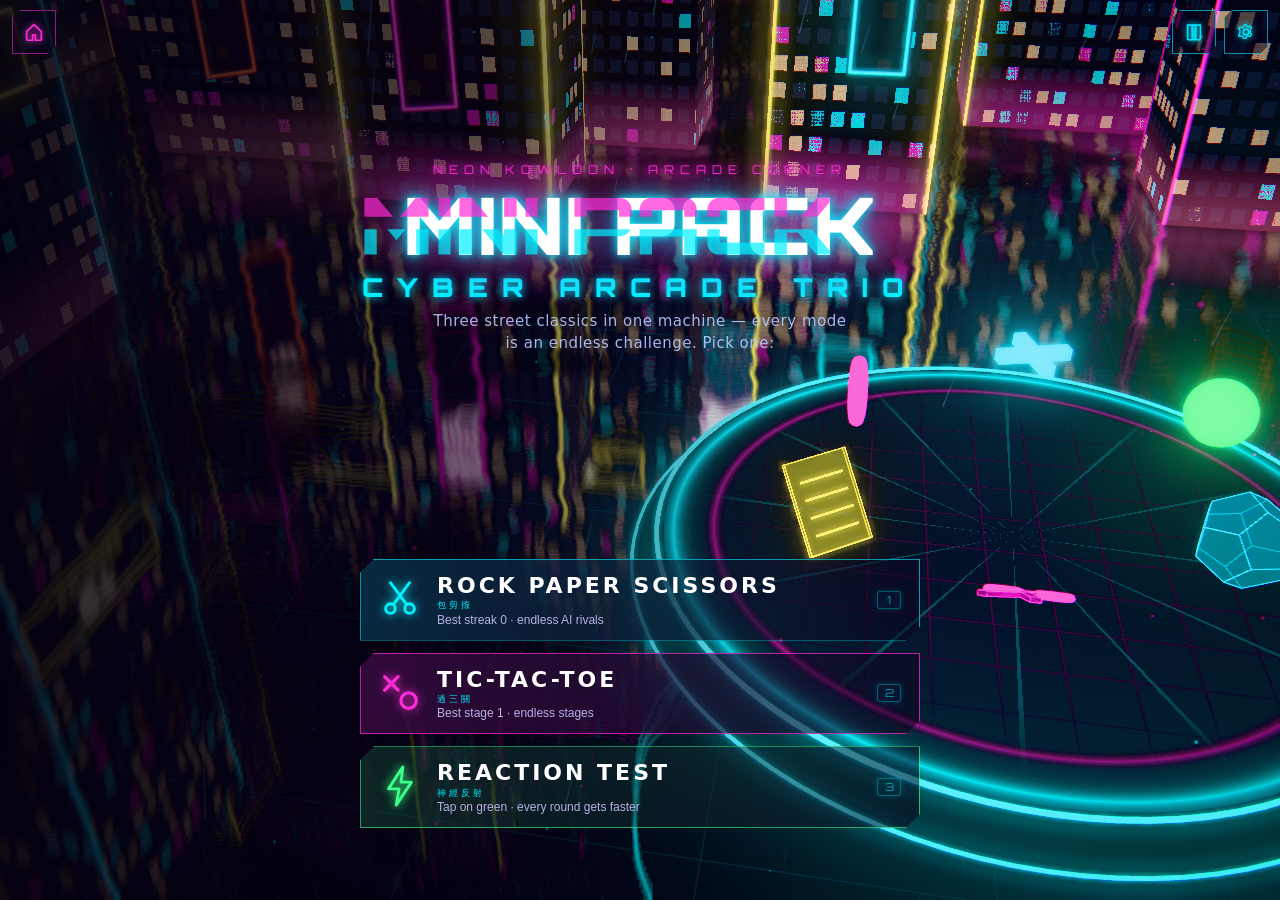
<file: index.html>
<!DOCTYPE html>
<html lang="zh-Hant-HK">
<head>
<meta charset="utf-8">
<meta name="viewport" content="width=device-width, initial-scale=1, maximum-scale=1, user-scalable=no, viewport-fit=cover">
<meta name="robots" content="noindex,nofollow">
<meta name="theme-color" content="#05010f">
<meta name="description" content="賽博小遊戲 CYBER MINI PACK — 包剪揼、過三關、神經反射三合一無盡挑戰 · Fake Tell · 關卡修飾 · Go/No-Go。Endless 3D cyberpunk trio with Fake Tell, stage mods and Go/No-Go.">
<title data-i18n="doc.title">CYBER MINI PACK</title>
<link rel="icon" href="data:image/svg+xml,%3Csvg xmlns=%22http://www.w3.org/2000/svg%22 viewBox=%220 0 32 32%22%3E%3Crect width=%2232%22 height=%2232%22 fill=%22%2305010f%22/%3E%3Ccircle cx=%229%22 cy=%2210%22 r=%225%22 fill=%22none%22 stroke=%22%2300e5ff%22 stroke-width=%222%22/%3E%3Cpath d=%22M18 5l8 8M26 5l-8 8%22 stroke=%22%23ff2bd6%22 stroke-width=%222.4%22/%3E%3Ccircle cx=%2216%22 cy=%2223%22 r=%225%22 fill=%22%233bff8a%22/%3E%3C/svg%3E">
<link rel="stylesheet" href="./vendor/cyber-kit/ui/hud.css?v=0.3.17">
">
<link rel="stylesheet" href="./css/game.css?v=0.3.13b">
<script type="importmap">
{
  "imports": {
    "three": "./vendor/cyber-kit/three/three.module.min.js",
    "three/addons/": "./vendor/cyber-kit/three/addons/",
    "cyber-kit": "./vendor/cyber-kit/kit.js?v=0.3.22",
    "cyber-kit/": "./vendor/cyber-kit/"
  }
}
</script>
</head>
<body>
<canvas id="scene"></canvas>
<div id="fx-flash"></div>
<div id="scanlines"></div>

<div id="hud" class="hidden">
  <div class="hud-panel hud-left">
    <div class="stat"><div class="label" id="hud-mode"></div><div class="value" id="hud-opp"></div></div>
  </div>
  <div class="hud-panel hud-right">
    <div class="stat"><div class="label" id="hud-stat-label"></div><div class="value big" id="hud-stat">0</div></div>
  </div>
  <div class="mp-center"><div class="mp-score" id="mp-score"></div><div class="mp-msg" id="mp-msg"></div><div class="mod-chip hidden" id="hud-mod"><b id="hud-mod-name"></b><small id="hud-mod-sub"></small></div></div>
  <div id="rps-bar" class="rps-bar">
    <button class="rps-btn" data-move="rock" data-i18n-attr="aria-label:rock"><svg viewBox="0 0 48 48"><path d="M14 20l6-8 10 1 6 9-3 12-12 3-8-7z" fill="none" stroke-width="3" stroke-linejoin="round"/></svg><b data-i18n="rock"></b><small data-i18n="rockS"></small></button>
    <button class="rps-btn" data-move="paper" data-i18n-attr="aria-label:paper"><svg viewBox="0 0 48 48"><path d="M13 8h16l7 7v25H13z" fill="none" stroke-width="3" stroke-linejoin="round"/><path d="M18 20h13M18 26h13M18 32h9" stroke-width="2.4"/></svg><b data-i18n="paper"></b><small data-i18n="paperS"></small></button>
    <button class="rps-btn" data-move="scissors" data-i18n-attr="aria-label:scissors"><svg viewBox="0 0 48 48"><circle cx="14" cy="35" r="5" fill="none" stroke-width="3"/><circle cx="34" cy="35" r="5" fill="none" stroke-width="3"/><path d="M17 31L34 8M31 31L14 8" stroke-width="3" stroke-linecap="round"/></svg><b data-i18n="scissors"></b><small data-i18n="scissorsS"></small></button>
  </div>
  <button id="btn-undo" class="df-undo mp-undo hidden" data-i18n-attr="aria-label:undo"><svg viewBox="0 0 24 24"><path d="M9 7L4 12l5 5" fill="none" stroke-width="2.4"/><path d="M4 12h10a6 6 0 0 1 0 12h-2" fill="none" stroke-width="2.4" transform="translate(0,-6)"/></svg><span class="df-undo-txt"><b data-i18n="undo"></b><small id="undo-sub" data-i18n="undoS"></small></span><span class="df-badge" id="undo-badge">1</span><span class="oc-meter"><i id="oc-fill"></i></span></button>
  <div class="hud-buttons">
    <button id="btn-back" class="icon-btn" data-i18n-attr="title:backTip,aria-label:backTip"><svg viewBox="0 0 24 24"><path d="M15 5l-7 7 7 7" fill="none" stroke-width="2.6"/></svg></button>
    <button id="btn-mute" class="icon-btn" data-i18n-attr="title:muteTip,aria-label:muteTip">
      <svg class="ico-on" viewBox="0 0 24 24"><path d="M4 9h4l5-4v14l-5-4H4z"/><path d="M16 8.5a5 5 0 0 1 0 7M18.5 6a8.5 8.5 0 0 1 0 12" fill="none" stroke-width="2"/></svg>
      <svg class="ico-off" viewBox="0 0 24 24"><path d="M4 9h4l5-4v14l-5-4H4z"/><path d="M16 9l6 6M22 9l-6 6" fill="none" stroke-width="2"/></svg>
    </button>
  </div>
  <div id="demo-tag" class="demo-tag hidden" data-i18n="kit.demo"></div>
  <div id="fps" class="fps hidden">-- FPS</div>
</div>

<div id="screen-start" class="screen hero menu-home">
  <div class="menu-top">
    <div class="menu-top-left"><button type="button" class="menu-icon-btn" id="btn-arcade-menu" data-i18n-attr="title:kit.arcadeMenu,aria-label:kit.arcadeMenu"></button></div>
    <div class="menu-top-right"></div>
  </div>
  <div class="menu-body">
    <div class="menu-mid">
      <div class="menu-brand">
      <div class="kicker" data-i18n="kicker"></div>
      <h1 class="title glitch" id="title" data-i18n="title">賽博小遊戲</h1>
      <div class="title-en" data-i18n="titleEn"></div>
      <p class="tagline" data-i18n="tagline"></p>
    </div>
      <div class="menu-cta">
      <div class="mode-list">
      <button class="mode-card" id="mode-rps" data-mode="rps"><span class="mc-ico"><svg viewBox="0 0 48 48"><circle cx="14" cy="35" r="5" fill="none" stroke-width="3"/><circle cx="34" cy="35" r="5" fill="none" stroke-width="3"/><path d="M17 31L34 8M31 31L14 8" stroke-width="3" stroke-linecap="round"/></svg></span><span class="mc-txt"><b data-i18n="m.rps"></b><small data-i18n="m.rpsS"></small><em id="mc-rps"></em></span><kbd>1</kbd></button>
      <button class="mode-card" id="mode-xo" data-mode="xo"><span class="mc-ico"><svg viewBox="0 0 48 48"><path d="M8 8l14 14M22 8L8 22" stroke-width="3.4" stroke-linecap="round"/><circle cx="33" cy="33" r="8" fill="none" stroke-width="3.4"/></svg></span><span class="mc-txt"><b data-i18n="m.xo"></b><small data-i18n="m.xoS"></small><em id="mc-xo"></em></span><kbd>2</kbd></button>
      <button class="mode-card" id="mode-react" data-mode="react"><span class="mc-ico"><svg viewBox="0 0 48 48"><path d="M27 4L12 27h11l-3 17 16-24H25z" fill="none" stroke-width="3" stroke-linejoin="round"/></svg></span><span class="mc-txt"><b data-i18n="m.react"></b><small data-i18n="m.reactS"></small><em id="mc-react"></em></span><kbd>3</kbd></button>
    </div>
    </div>
    </div>
    <div class="menu-meta"></div>
  </div>
</div>

<div id="screen-pause" class="screen hidden">
  <div class="panel small">
    <h2 class="title2 glitch" data-i18n="paused">已暫停</h2>
    <div class="title-en" data-i18n="pausedS"></div>
    <button class="neon-btn" id="btn-resume"><span data-i18n="resume"></span><small data-i18n="resumeS"></small></button>
    <button class="neon-btn ghost" id="btn-quit"><span data-i18n="modes"></span><small data-i18n="modesS"></small></button>
    <button class="lang-btn" id="btn-lang2"></button>
  </div>
</div>

<div id="screen-result" class="screen hidden">
  <div class="panel">
    <div class="kicker" id="res-kicker">MATCH OVER</div>
    <h2 class="title2 glitch" id="res-title" data-text="你贏咗！">你贏咗！</h2>
    <div class="title-en" id="res-en">YOU WIN</div>
    <div id="res-record" class="newrecord hidden" data-i18n="kit.newRecord"></div>
    <div class="results" id="res-stats"></div>
    <button class="neon-btn" id="btn-res-main"><span id="res-main-zh">下一位對手</span><small id="res-main-en">NEXT · ENTER</small></button>
    <button class="neon-btn" id="btn-res-reward"><span id="res-reward-main"></span><small id="res-reward-sub">KEEP STREAK · WATCH AD</small></button>
    <button class="neon-btn ghost" id="btn-res-modes"><span data-i18n="modes"></span><small data-i18n="modesS"></small></button>
  </div>
</div>

<script type="module" src="./js/main.js?v=0.3.13c"></script>
</body>
</html>
</file>
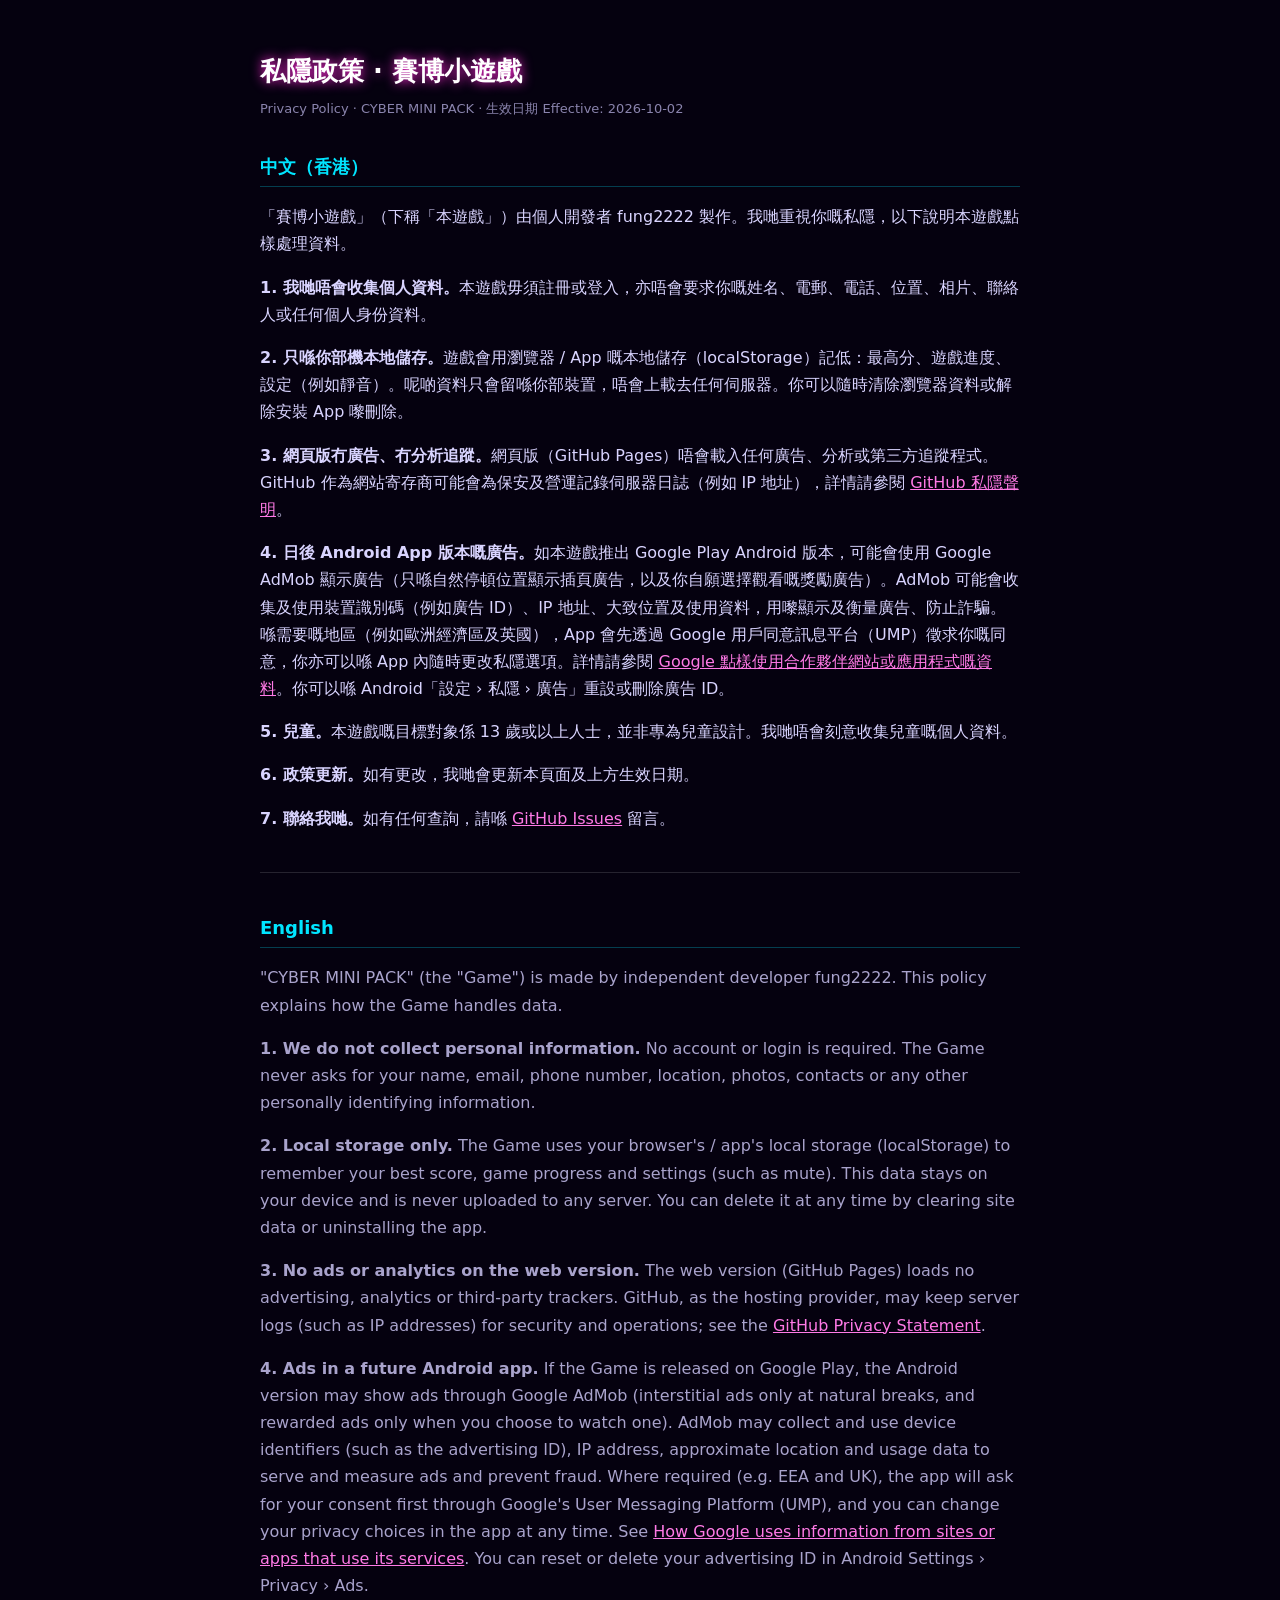
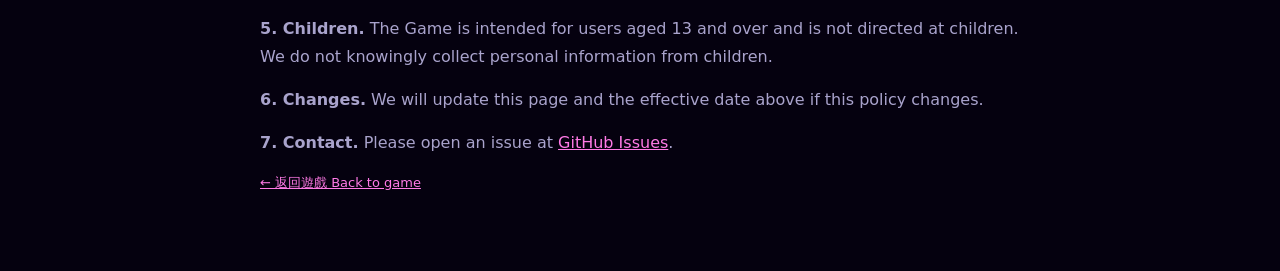
<file: privacy.html>
<!DOCTYPE html>
<html lang="zh-Hant-HK">
<head>
<meta charset="utf-8">
<meta name="viewport" content="width=device-width, initial-scale=1">
<meta name="robots" content="noindex,nofollow">
<title>私隱政策 Privacy Policy · 賽博小遊戲 CYBER MINI PACK</title>
<style>
  body { margin: 0; background: #05010f; color: #d9d4ff; font: 16px/1.7 system-ui, -apple-system, "Noto Sans TC", "PingFang HK", sans-serif; }
  main { max-width: 760px; margin: 0 auto; padding: 32px 20px 64px; }
  h1 { color: #fff; font-size: 26px; text-shadow: 0 0 12px #ff2bd6; margin-bottom: 4px; }
  h2 { color: #00e5ff; font-size: 18px; margin-top: 32px; border-bottom: 1px solid #00e5ff44; padding-bottom: 4px; }
  .en { color: #a9a3cc; }
  a { color: #ff7ae6; }
  code { background: #1a1236; padding: 1px 6px; border-radius: 4px; }
  .meta { color: #8a84ad; font-size: 13px; }
  hr { border: 0; border-top: 1px solid #ffffff22; margin: 40px 0; }
</style>
</head>
<body>
<main>
<h1>私隱政策 · 賽博小遊戲</h1>
<div class="meta">Privacy Policy · CYBER MINI PACK · 生效日期 Effective: 2026-10-02</div>

<h2>中文（香港）</h2>
<p>「賽博小遊戲」（下稱「本遊戲」）由個人開發者 fung2222 製作。我哋重視你嘅私隱，以下說明本遊戲點樣處理資料。</p>
<p><b>1. 我哋唔會收集個人資料。</b>本遊戲毋須註冊或登入，亦唔會要求你嘅姓名、電郵、電話、位置、相片、聯絡人或任何個人身份資料。</p>
<p><b>2. 只喺你部機本地儲存。</b>遊戲會用瀏覽器 / App 嘅本地儲存（localStorage）記低：最高分、遊戲進度、設定（例如靜音）。呢啲資料只會留喺你部裝置，唔會上載去任何伺服器。你可以隨時清除瀏覽器資料或解除安裝 App 嚟刪除。</p>
<p><b>3. 網頁版冇廣告、冇分析追蹤。</b>網頁版（GitHub Pages）唔會載入任何廣告、分析或第三方追蹤程式。GitHub 作為網站寄存商可能會為保安及營運記錄伺服器日誌（例如 IP 地址），詳情請參閱 <a href="https://docs.github.com/site-policy/privacy-policies/github-general-privacy-statement">GitHub 私隱聲明</a>。</p>
<p><b>4. 日後 Android App 版本嘅廣告。</b>如本遊戲推出 Google Play Android 版本，可能會使用 Google AdMob 顯示廣告（只喺自然停頓位置顯示插頁廣告，以及你自願選擇觀看嘅獎勵廣告）。AdMob 可能會收集及使用裝置識別碼（例如廣告 ID）、IP 地址、大致位置及使用資料，用嚟顯示及衡量廣告、防止詐騙。喺需要嘅地區（例如歐洲經濟區及英國），App 會先透過 Google 用戶同意訊息平台（UMP）徵求你嘅同意，你亦可以喺 App 內隨時更改私隱選項。詳情請參閱 <a href="https://policies.google.com/technologies/partner-sites">Google 點樣使用合作夥伴網站或應用程式嘅資料</a>。你可以喺 Android「設定 › 私隱 › 廣告」重設或刪除廣告 ID。</p>
<p><b>5. 兒童。</b>本遊戲嘅目標對象係 13 歲或以上人士，並非專為兒童設計。我哋唔會刻意收集兒童嘅個人資料。</p>
<p><b>6. 政策更新。</b>如有更改，我哋會更新本頁面及上方生效日期。</p>
<p><b>7. 聯絡我哋。</b>如有任何查詢，請喺 <a href="https://github.com/fung2222/cyber-mini-pack/issues">GitHub Issues</a> 留言。</p>

<hr>
<h2 class="en-h">English</h2>
<div class="en">
<p>"CYBER MINI PACK" (the "Game") is made by independent developer fung2222. This policy explains how the Game handles data.</p>
<p><b>1. We do not collect personal information.</b> No account or login is required. The Game never asks for your name, email, phone number, location, photos, contacts or any other personally identifying information.</p>
<p><b>2. Local storage only.</b> The Game uses your browser's / app's local storage (localStorage) to remember your best score, game progress and settings (such as mute). This data stays on your device and is never uploaded to any server. You can delete it at any time by clearing site data or uninstalling the app.</p>
<p><b>3. No ads or analytics on the web version.</b> The web version (GitHub Pages) loads no advertising, analytics or third-party trackers. GitHub, as the hosting provider, may keep server logs (such as IP addresses) for security and operations; see the <a href="https://docs.github.com/site-policy/privacy-policies/github-general-privacy-statement">GitHub Privacy Statement</a>.</p>
<p><b>4. Ads in a future Android app.</b> If the Game is released on Google Play, the Android version may show ads through Google AdMob (interstitial ads only at natural breaks, and rewarded ads only when you choose to watch one). AdMob may collect and use device identifiers (such as the advertising ID), IP address, approximate location and usage data to serve and measure ads and prevent fraud. Where required (e.g. EEA and UK), the app will ask for your consent first through Google's User Messaging Platform (UMP), and you can change your privacy choices in the app at any time. See <a href="https://policies.google.com/technologies/partner-sites">How Google uses information from sites or apps that use its services</a>. You can reset or delete your advertising ID in Android Settings › Privacy › Ads.</p>
<p><b>5. Children.</b> The Game is intended for users aged 13 and over and is not directed at children. We do not knowingly collect personal information from children.</p>
<p><b>6. Changes.</b> We will update this page and the effective date above if this policy changes.</p>
<p><b>7. Contact.</b> Please open an issue at <a href="https://github.com/fung2222/cyber-mini-pack/issues">GitHub Issues</a>.</p>
</div>
<p class="meta"><a href="./">← 返回遊戲 Back to game</a></p>
</main>
</body>
</html>
</file>
<file: vendor/cyber-kit/ui/hud.css>
/* cyber-kit HUD + screens. Neon colours come from CSS vars --c1 --c2 --c3 (ThemeController keeps them in sync). */
@font-face {
  font-family: 'Orbitron';
  src: url('../fonts/Orbitron.woff2') format('woff2');
  font-weight: 400 900;
  font-display: swap;
}
:root {
  --c1: #00f0ff;
  --c2: #ff2bd6;
  --c3: #fff35c;
  --bg: #05010f;
  --font: 'Orbitron', 'Noto Sans TC', 'Noto Sans CJK TC', 'PingFang HK', 'Microsoft JhengHei', 'Heiti TC', system-ui, sans-serif;
  --font-zh: 'Noto Sans TC', 'Noto Sans CJK TC', 'PingFang HK', 'Microsoft JhengHei', 'Heiti TC', system-ui, sans-serif;
}
* { box-sizing: border-box; }
html, body {
  margin: 0; height: 100%; overflow: hidden; background: var(--bg);
  color: #e8f6ff; font-family: var(--font);
  -webkit-user-select: none; user-select: none; -webkit-tap-highlight-color: transparent;
  touch-action: none; overscroll-behavior: none;
}
#scene { position: fixed; inset: 0; width: 100%; height: 100%; display: block; }
.hidden { display: none !important; }

#fx-flash { position: fixed; inset: 0; pointer-events: none; opacity: 0; mix-blend-mode: screen; z-index: 3; }
#scanlines {
  position: fixed; inset: 0; pointer-events: none; z-index: 4; opacity: .18;
  background: repeating-linear-gradient(to bottom, rgba(255,255,255,.04) 0 1px, transparent 1px 3px);
}

/* ---------- HUD ---------- */
#hud { position: fixed; inset: 0; pointer-events: none; z-index: 5; }
.hud-panel {
  position: absolute; top: max(16px, env(safe-area-inset-top)); display: flex; gap: 22px;
  padding: 12px 18px 12px 18px;
  background: linear-gradient(135deg, rgba(10,4,30,.62), rgba(10,4,30,.28));
  border: 1px solid color-mix(in srgb, var(--c1) 55%, transparent);
  box-shadow: 0 0 18px color-mix(in srgb, var(--c1) 30%, transparent), inset 0 0 22px color-mix(in srgb, var(--c1) 10%, transparent);
  backdrop-filter: blur(4px);
  clip-path: polygon(0 0, calc(100% - 14px) 0, 100% 14px, 100% 100%, 14px 100%, 0 calc(100% - 14px));
}
.hud-left { left: max(16px, env(safe-area-inset-left)); }
.hud-right { right: max(16px, env(safe-area-inset-right)); border-color: color-mix(in srgb, var(--c2) 55%, transparent);
  box-shadow: 0 0 18px color-mix(in srgb, var(--c2) 30%, transparent), inset 0 0 22px color-mix(in srgb, var(--c2) 10%, transparent);
  clip-path: polygon(14px 0, 100% 0, 100% calc(100% - 14px), calc(100% - 14px) 100%, 0 100%, 0 14px); }
.stat { min-width: 86px; }
.label { font-family: var(--font-zh); font-size: 12px; letter-spacing: 2px; color: color-mix(in srgb, var(--c1) 80%, white); opacity: .9; }
.label span { font-family: 'Orbitron', sans-serif; font-size: 9px; letter-spacing: 2px; opacity: .7; margin-left: 4px; }
.hud-right .label { color: color-mix(in srgb, var(--c2) 75%, white); }
.value { font-size: 22px; font-weight: 700; letter-spacing: 2px; color: #fff; text-shadow: 0 0 6px var(--c1), 0 0 16px var(--c1); font-variant-numeric: tabular-nums; }
.value.big { font-size: 32px; font-weight: 900; }
.hud-right .value { text-shadow: 0 0 6px var(--c2), 0 0 16px var(--c2); }
.value.bump { animation: bump .28s ease-out; }
@keyframes bump { 0% { transform: scale(1.35); filter: brightness(1.8);} 100% { transform: scale(1);} }

.hud-center { position: absolute; top: max(18px, env(safe-area-inset-top)); left: 50%; transform: translateX(-50%); width: min(360px, 40vw); text-align: center; }
.level-progress { padding: 8px 14px 10px; background: rgba(10,4,30,.45); border: 1px solid color-mix(in srgb, var(--c3) 45%, transparent); backdrop-filter: blur(3px);
  clip-path: polygon(10px 0, calc(100% - 10px) 0, 100% 50%, calc(100% - 10px) 100%, 10px 100%, 0 50%); }
.lp-head { display: flex; justify-content: space-between; font-size: 11px; letter-spacing: 2px; margin-bottom: 6px; color: color-mix(in srgb, var(--c3) 85%, white); font-family: var(--font-zh); }
.lp-head em { font-style: normal; font-family: 'Orbitron', sans-serif; font-size: 9px; opacity: .7; margin-left: 4px; }
#hud-progress-text { font-family: 'Orbitron', sans-serif; font-weight: 700; }
.lp-bar { position: relative; height: 8px; background: rgba(255,255,255,.07); overflow: hidden; }
.lp-fill { position: absolute; inset: 0 auto 0 0; width: 0%; background: linear-gradient(90deg, var(--c1), var(--c2)); box-shadow: 0 0 12px var(--c2); transition: width .35s cubic-bezier(.2,.9,.3,1.2); }
.lp-ticks { position: absolute; inset: 0; display: flex; }
.lp-ticks i { flex: 1; border-right: 2px solid rgba(5,1,15,.85); }
.lp-ticks i:last-child { border-right: 0; }
.combo { margin-top: 8px; font-size: 13px; font-weight: 900; letter-spacing: 3px; color: var(--c3); text-shadow: 0 0 8px var(--c3); opacity: 0; transform: scale(.8); transition: opacity .2s, transform .2s; }
.combo.on { opacity: 1; transform: scale(1); }
.combo.pop { animation: comboPop .3s ease-out; }
@keyframes comboPop { 0% { transform: scale(1.5);} 100% { transform: scale(1);} }
.combo-x { opacity: .8; font-size: 10px; }
.combo-bar { width: 120px; height: 3px; margin: 4px auto 0; background: rgba(255,255,255,.1); }
#hud-combo-fill { height: 100%; width: 100%; background: var(--c3); box-shadow: 0 0 8px var(--c3); }

.hud-buttons { position: absolute; right: max(16px, env(safe-area-inset-right)); bottom: max(16px, env(safe-area-inset-bottom)); display: flex; gap: 10px; pointer-events: auto; }
.icon-btn { width: 44px; height: 44px; padding: 10px; background: rgba(10,4,30,.55); border: 1px solid color-mix(in srgb, var(--c1) 60%, transparent); cursor: pointer;
  box-shadow: 0 0 10px color-mix(in srgb, var(--c1) 35%, transparent); transition: transform .1s, box-shadow .2s;
  clip-path: polygon(8px 0, 100% 0, 100% calc(100% - 8px), calc(100% - 8px) 100%, 0 100%, 0 8px); }
.icon-btn:hover { box-shadow: 0 0 18px var(--c1); transform: translateY(-1px); }
.icon-btn svg { width: 100%; height: 100%; fill: var(--c1); stroke: var(--c1); filter: drop-shadow(0 0 3px var(--c1)); }
.icon-btn .ico-off { display: none; }
.icon-btn.muted .ico-on { display: none; }
.icon-btn.muted .ico-off { display: block; }
.icon-btn.muted svg { fill: #ff4d6d; stroke: #ff4d6d; filter: drop-shadow(0 0 3px #ff4d6d); }
.demo-tag { position: absolute; left: 50%; bottom: max(22px, env(safe-area-inset-bottom)); transform: translateX(-50%); font-size: 12px; letter-spacing: 4px; color: var(--c3); text-shadow: 0 0 8px var(--c3); padding: 6px 14px; border: 1px solid color-mix(in srgb, var(--c3) 50%, transparent); background: rgba(10,4,30,.4); animation: blink 1.6s infinite; }
@keyframes blink { 50% { opacity: .45; } }
.fps { position: absolute; left: max(16px, env(safe-area-inset-left)); bottom: max(16px, env(safe-area-inset-bottom)); font-size: 11px; letter-spacing: 2px; color: var(--c1); opacity: .75; }

/* score popups */
#popups { position: fixed; inset: 0; pointer-events: none; z-index: 6; overflow: hidden; }
.popup { position: absolute; transform: translate(-50%, -50%); font-weight: 900; font-size: 22px; color: #fff; letter-spacing: 1px; white-space: nowrap;
  text-shadow: 0 0 6px var(--c3), 0 0 14px var(--c3), 0 0 24px var(--c2); animation: popup 1s ease-out forwards; }
.popup small { font-size: 12px; color: var(--c3); margin-left: 4px; }
@keyframes popup { 0% { opacity: 0; transform: translate(-50%, -30%) scale(.6);} 15% { opacity: 1; transform: translate(-50%, -60%) scale(1.15);} 100% { opacity: 0; transform: translate(-50%, -260%) scale(1);} }

/* banner */
.banner { position: fixed; left: 0; right: 0; top: 34%; text-align: center; z-index: 7; pointer-events: none; }
@keyframes bannerIn { 0% { opacity: 0; transform: scaleX(2.2) scaleY(.2); filter: blur(8px);} 10% { opacity: 1; transform: scale(1); filter: blur(0);} 80% { opacity: 1;} 100% { opacity: 0; transform: translateY(-30px);} }
.banner-sub { font-size: 16px; letter-spacing: 12px; color: var(--c3); text-shadow: 0 0 10px var(--c3); }
.banner-main { position: relative; display: inline-block; font-family: var(--font-zh); font-size: clamp(48px, 9vw, 104px); font-weight: 900; color: #fff; letter-spacing: 8px;
  text-shadow: 0 0 10px var(--c1), 0 0 30px var(--c1), 0 0 60px var(--c2); }
.banner-note { margin-top: 4px; font-family: var(--font-zh); font-size: 16px; letter-spacing: 4px; color: color-mix(in srgb, var(--c1) 70%, white); text-shadow: 0 0 8px var(--c1); }
.banner::before { content: ''; position: absolute; left: 0; right: 0; top: 50%; height: 140px; transform: translateY(-50%); z-index: -1;
  background: linear-gradient(90deg, transparent, rgba(5,1,20,.65) 25%, rgba(5,1,20,.65) 75%, transparent); border-top: 1px solid color-mix(in srgb, var(--c1) 50%, transparent); border-bottom: 1px solid color-mix(in srgb, var(--c2) 50%, transparent); }

/* ---------- Screens ---------- */
.screen { position: fixed; inset: 0; z-index: 10; display: flex; align-items: center; justify-content: center; padding: 20px;
  background: radial-gradient(ellipse at center, rgba(5,1,15,.25) 0%, rgba(5,1,15,.72) 70%, rgba(5,1,15,.9) 100%); }
#screen-start { background: linear-gradient(90deg, rgba(5,1,15,.88) 0%, rgba(5,1,15,.55) 38%, rgba(5,1,15,0) 62%); justify-content: flex-start; padding-left: clamp(20px, 7vw, 120px); }
.panel { position: relative; max-width: 520px; width: 100%; text-align: center; padding: 34px 34px 28px;
  background: linear-gradient(160deg, rgba(14,6,40,.78), rgba(6,2,20,.62)); border: 1px solid color-mix(in srgb, var(--c1) 50%, transparent);
  box-shadow: 0 0 40px color-mix(in srgb, var(--c1) 22%, transparent), inset 0 0 40px color-mix(in srgb, var(--c2) 10%, transparent);
  backdrop-filter: blur(6px);
  clip-path: polygon(0 0, calc(100% - 26px) 0, 100% 26px, 100% 100%, 26px 100%, 0 calc(100% - 26px)); animation: panelIn .5s ease-out; }
#screen-start .panel { text-align: left; background: transparent; border: 0; box-shadow: none; backdrop-filter: none; clip-path: none; padding: 0; }
.panel.small { max-width: 380px; }
@keyframes panelIn { from { opacity: 0; transform: translateY(16px) scale(.98);} to { opacity: 1; transform: none; } }
.kicker { font-size: 12px; letter-spacing: 6px; color: var(--c2); text-shadow: 0 0 8px var(--c2); margin-bottom: 6px; }
.kicker.danger { color: #ff3b5c; text-shadow: 0 0 10px #ff3b5c; }
.title { position: relative; margin: 0; font-family: var(--font-zh); font-weight: 900; font-size: clamp(64px, 11vw, 132px); line-height: 1.02; letter-spacing: 10px; color: #fff;
  text-shadow: 0 0 8px var(--c1), 0 0 24px var(--c1), 0 0 60px var(--c2); }
.title2 { position: relative; margin: 0; font-family: var(--font-zh); font-weight: 900; font-size: clamp(44px, 8vw, 72px); letter-spacing: 8px; color: #fff; text-shadow: 0 0 8px var(--c1), 0 0 24px var(--c1), 0 0 50px var(--c2); }
.title2.danger { text-shadow: 0 0 8px #ff3b5c, 0 0 24px #ff3b5c, 0 0 50px #ff00aa; }
.title-en { font-size: clamp(16px, 2.4vw, 26px); font-weight: 900; letter-spacing: 14px; color: var(--c1); text-shadow: 0 0 10px var(--c1); margin: 4px 0 14px; }
.tagline { font-family: var(--font-zh); font-size: 15px; line-height: 1.7; color: #b9c8ff; max-width: 420px; margin: 0 0 22px; opacity: .9; }
.glitch::before, .glitch::after { content: attr(data-text); position: absolute; left: 0; top: 0; width: 100%; height: 100%; pointer-events: none; text-shadow: none; }
#screen-start .glitch::before, #screen-start .glitch::after { width: auto; }
.glitch::before { color: var(--c2); opacity: .7; animation: glitchA 3.2s infinite steps(1); clip-path: inset(10% 0 60% 0); }
.glitch::after { color: var(--c1); opacity: .7; animation: glitchB 2.7s infinite steps(1); clip-path: inset(55% 0 15% 0); }
@keyframes glitchA { 0%, 88%, 100% { transform: none; opacity: 0;} 89% { transform: translate(-6px, -2px); opacity: .8;} 92% { transform: translate(5px, 1px); clip-path: inset(30% 0 40% 0);} 95% { transform: translate(-3px, 0); opacity: .6; } }
@keyframes glitchB { 0%, 82%, 100% { transform: none; opacity: 0;} 83% { transform: translate(6px, 2px); opacity: .8;} 86% { transform: translate(-4px, -1px); clip-path: inset(70% 0 5% 0);} 90% { transform: translate(2px, 0); opacity: .6;} }

.neon-btn { display: flex; flex-direction: column; align-items: center; gap: 2px; min-width: 240px; margin: 10px auto 0; padding: 14px 28px; cursor: pointer; pointer-events: auto;
  font-family: var(--font-zh); font-size: 22px; font-weight: 900; letter-spacing: 6px; color: #fff;
  background: linear-gradient(90deg, color-mix(in srgb, var(--c1) 26%, transparent), color-mix(in srgb, var(--c2) 26%, transparent));
  border: 1px solid var(--c1); box-shadow: 0 0 16px color-mix(in srgb, var(--c1) 60%, transparent), inset 0 0 16px color-mix(in srgb, var(--c2) 30%, transparent);
  text-shadow: 0 0 8px var(--c1); transition: transform .12s, box-shadow .2s, filter .2s;
  clip-path: polygon(14px 0, 100% 0, 100% calc(100% - 14px), calc(100% - 14px) 100%, 0 100%, 0 14px); }
#screen-start .neon-btn { margin: 0; }
.neon-btn small { font-family: 'Orbitron', sans-serif; font-size: 10px; letter-spacing: 4px; color: var(--c1); opacity: .85; font-weight: 700; }
.neon-btn:hover, .neon-btn:focus-visible { transform: translateY(-2px); filter: brightness(1.25); box-shadow: 0 0 30px var(--c1), inset 0 0 22px color-mix(in srgb, var(--c2) 45%, transparent); outline: none; }
.neon-btn:active { transform: translateY(1px) scale(.98); }
.neon-btn.ghost { background: rgba(10,4,30,.4); border-color: color-mix(in srgb, var(--c2) 70%, transparent); box-shadow: 0 0 10px color-mix(in srgb, var(--c2) 35%, transparent); font-size: 17px; padding: 10px 24px; }
.neon-btn.ghost small { color: var(--c2); }
.neon-btn.ck-glow-btn { min-width: 200px; font-size: 14px; padding: 8px 20px; letter-spacing: .14em; }
#screen-start .neon-btn { animation: pulseBtn 2.2s ease-in-out infinite; }
@keyframes pulseBtn { 50% { box-shadow: 0 0 34px var(--c1), inset 0 0 24px color-mix(in srgb, var(--c2) 45%, transparent); } }
.controls { margin-top: 24px; font-family: var(--font-zh); font-size: 13px; line-height: 2.1; color: #aab8e8; }
kbd { display: inline-block; min-width: 24px; padding: 1px 6px; margin: 0 2px; font-family: 'Orbitron', sans-serif; font-size: 11px; text-align: center; color: var(--c1);
  border: 1px solid color-mix(in srgb, var(--c1) 55%, transparent); background: rgba(0,240,255,.06); box-shadow: 0 0 6px color-mix(in srgb, var(--c1) 30%, transparent); border-radius: 3px; }
.touch-hint { opacity: .75; }
.hi-line { margin-top: 14px; font-size: 12px; letter-spacing: 3px; color: var(--c3); text-shadow: 0 0 6px var(--c3); }
.hi-line b { font-size: 18px; margin-left: 6px; color: #fff; }
.newrecord { display: inline-block; margin: 0 0 12px; padding: 4px 14px; font-family: var(--font-zh); font-weight: 900; letter-spacing: 4px; color: #1a0a00; background: var(--c3); box-shadow: 0 0 20px var(--c3); animation: blink .8s infinite; }
.results { display: grid; grid-template-columns: 1fr 1fr; gap: 10px; margin: 8px 0 12px; }
.results div { padding: 10px 6px; background: rgba(255,255,255,.04); border: 1px solid color-mix(in srgb, var(--c1) 30%, transparent); }
.results span { display: block; font-family: var(--font-zh); font-size: 12px; letter-spacing: 3px; color: #9fb0e0; }
.results b { font-size: 26px; color: #fff; text-shadow: 0 0 10px var(--c1); font-variant-numeric: tabular-nums; }
.death-reason { font-family: var(--font-zh); font-size: 13px; letter-spacing: 3px; color: #ff6b85; margin-bottom: 8px; }

.loading { position: fixed; inset: 0; z-index: 20; display: flex; align-items: center; justify-content: center; background: var(--bg); transition: opacity .6s; }
.loading.done { opacity: 0; pointer-events: none; }
.ld-text { font-size: 14px; letter-spacing: 6px; color: var(--c1); text-shadow: 0 0 10px var(--c1); animation: blink 1s infinite; }
.err { position: fixed; left: 50%; top: 50%; transform: translate(-50%,-50%); z-index: 30; max-width: 90vw; padding: 20px; font-family: var(--font-zh); background: #200010; border: 1px solid #ff3b5c; color: #ffd0da; }

@media (max-width: 760px) {
  .hud-panel { gap: 12px; padding: 8px 12px; top: max(10px, env(safe-area-inset-top)); }
  .hud-left { left: 8px; } .hud-right { right: 8px; }
  .stat { min-width: 58px; }
  .value { font-size: 16px; } .value.big { font-size: 22px; }
  .label { font-size: 10px; letter-spacing: 1px; } .label span { display: none; }
  .hud-center { top: auto; bottom: max(70px, calc(env(safe-area-inset-bottom) + 64px)); width: 70vw; }
  #screen-start { justify-content: center; padding-left: 20px; background: radial-gradient(ellipse at center, rgba(5,1,15,.45), rgba(5,1,15,.85)); }
  #screen-start .panel { text-align: center; }
  #screen-start .neon-btn { margin: 0 auto; }
  .tagline { margin: 0 auto 18px; }
  .controls { font-size: 12px; }
  .demo-tag { bottom: auto; top: calc(max(10px, env(safe-area-inset-top)) + 72px); font-size: 10px; letter-spacing: 3px; padding: 4px 10px; }
}

/* ---------- cyber-kit additions ---------- */
.ck-toast { position: fixed; left: 50%; bottom: calc(max(24px, env(safe-area-inset-bottom)) + 70px); transform: translate(-50%, 10px); z-index: 25; pointer-events: none;
  padding: 10px 18px; font-family: var(--font-zh); font-size: 14px; letter-spacing: 2px; color: #fff; white-space: nowrap;
  background: rgba(10,4,30,.85); border: 1px solid color-mix(in srgb, var(--c1) 60%, transparent); box-shadow: 0 0 18px color-mix(in srgb, var(--c1) 35%, transparent);
  clip-path: polygon(10px 0, 100% 0, 100% calc(100% - 10px), calc(100% - 10px) 100%, 0 100%, 0 10px); opacity: 0; transition: opacity .25s, transform .25s; }
.ck-toast.in { opacity: 1; transform: translate(-50%, 0); }
.ck-toast.out { opacity: 0; transform: translate(-50%, -8px); }
.ck-modal { z-index: 30; background: rgba(5,1,15,.72); }
.ck-modal .tagline { margin: 6px auto 16px; }
.ck-adsim { position: fixed; inset: 0; z-index: 100; display: flex; flex-direction: column; align-items: center; justify-content: center; gap: 14px;
  background: repeating-linear-gradient(45deg, #111 0 20px, #161616 20px 40px); color: #ddd; font-family: var(--font-zh); letter-spacing: 3px; text-align: center; }
.ck-adsim b { font-family: 'Orbitron', sans-serif; font-size: 42px; color: #fff; }
.ck-adsim small { opacity: .6; font-size: 12px; }
.ck-err { position: fixed; left: 50%; top: 50%; transform: translate(-50%,-50%); z-index: 30; max-width: 90vw; padding: 20px; font-family: var(--font-zh); background: #200010; border: 1px solid #ff3b5c; color: #ffd0da; }
.screen.hero { background: linear-gradient(90deg, rgba(5,1,15,.88) 0%, rgba(5,1,15,.55) 38%, rgba(5,1,15,0) 62%); justify-content: flex-start; padding-left: clamp(20px, 7vw, 120px); }
.screen.hero .panel { text-align: left; background: transparent; border: 0; box-shadow: none; backdrop-filter: none; clip-path: none; padding: 0; }
.screen.hero .neon-btn { margin: 0; animation: pulseBtn 2.2s ease-in-out infinite; }
.link-row { margin-top: 14px; font-family: var(--font-zh); font-size: 12px; letter-spacing: 2px; }
.link-row a { color: color-mix(in srgb, var(--c1) 70%, white); text-decoration: none; opacity: .75; pointer-events: auto; }
.link-row a:hover { opacity: 1; text-decoration: underline; }
@media (max-width: 760px) {
  .screen.hero { justify-content: center; padding-left: 20px; background: radial-gradient(ellipse at center, rgba(5,1,15,.45), rgba(5,1,15,.85)); }
  .screen.hero .panel { text-align: center; }
  .screen.hero .neon-btn { margin: 0 auto; }
}

/* ---- v0.2.0: language toggle + English-mode typography ---- */
.lang-btn { min-width: 44px; height: 44px; padding: 0 10px; background: rgba(10,4,30,.55); border: 1px solid color-mix(in srgb, var(--c1) 60%, transparent); color: #fff; cursor: pointer; pointer-events: auto;
  font-family: var(--font-zh), 'Orbitron', sans-serif; font-weight: 700; font-size: 15px; letter-spacing: 1px; text-shadow: 0 0 6px var(--c1); clip-path: polygon(6px 0, 100% 0, 100% calc(100% - 6px), calc(100% - 6px) 100%, 0 100%, 0 6px); }
.lang-btn:hover, .lang-btn:focus-visible { filter: brightness(1.3); outline: none; box-shadow: inset 0 0 12px var(--c1); }
.lang-corner { position: fixed; top: max(14px, env(safe-area-inset-top)); right: max(14px, env(safe-area-inset-right)); z-index: 30; }
html[data-lang="en"] .title, html[data-lang="en"] .title2, html[data-lang="en"] .banner-main { letter-spacing: 3px; font-family: 'Orbitron', var(--font-zh), sans-serif; }
html[data-lang="en"] .neon-btn span { letter-spacing: 3px; }
html[data-lang="en"] .label, html[data-lang="en"] .tagline, html[data-lang="en"] .controls { letter-spacing: .5px; }

/* ---- v0.3.9: unified home menu layout ----
   Top-left: house (hub). Top-right: book + gear (privacy/lang folded into sheets).
   Brand mid-high + CTA mid-low via flex stack (fixed gap, no overlap). Meta: bottom. */
.menu-home {
  display: flex; /* no !important — must yield to .hidden */
  flex-direction: column;
  align-items: stretch;
  justify-content: stretch !important;
  padding: 0 !important;
  padding-left: 0 !important;
  gap: 0;
  overflow-x: hidden;
  overflow-y: auto;
  overscroll-behavior: contain;
  -webkit-overflow-scrolling: touch;
  touch-action: manipulation; /* taps on Start must fire; pan-y was swallowing clicks */
  /* keep .screen { position:fixed; inset:0 } — do NOT set relative (collapses height) */
}
/* Dismiss start/home: must win over .menu-home { display:flex } */
.hidden,
.menu-home.hidden,
#screen-start.hidden,
.screen.menu-home.hidden,
.screen.hidden {
  display: none !important;
  pointer-events: none !important;
  visibility: hidden !important;
}
.menu-top {
  position: absolute;
  top: 0; left: 0; right: 0;
  flex: 0 0 auto;
  display: flex;
  flex-wrap: nowrap;
  align-items: flex-start;
  justify-content: space-between;
  gap: 10px;
  width: 100%;
  padding: max(12px, env(safe-area-inset-top)) max(14px, env(safe-area-inset-right)) 8px max(14px, env(safe-area-inset-left));
  pointer-events: none;
  z-index: 3;
  box-sizing: border-box;
}
.menu-top-left, .menu-top-right {
  display: flex;
  flex-wrap: wrap;
  align-items: center;
  gap: 8px;
  pointer-events: auto;
}
/* Arcade Menu stays top-left — never full-width / reordered to centre */
.menu-top-left {
  flex: 0 1 auto;
  justify-content: flex-start;
  max-width: min(70vw, 420px);
  order: 0 !important;
  width: auto !important;
}
.menu-top-right {
  flex: 0 0 auto;
  justify-content: flex-end;
  margin-left: auto;
  order: 0 !important;
  max-width: none;
}
.menu-top .neon-btn {
  margin: 0 !important;
  min-width: 0;
  animation: none !important;
  font-size: 13px;
  padding: 8px 14px;
  letter-spacing: 3px;
}
.menu-top .neon-btn small { font-size: 8px; letter-spacing: 2px; }
.menu-privacy {
  font-family: var(--font-zh);
  font-size: 12px;
  letter-spacing: 2px;
  color: color-mix(in srgb, var(--c1) 70%, white);
  text-decoration: none;
  opacity: .75;
  pointer-events: auto;
  padding: 8px 4px;
}
.menu-privacy:hover { opacity: 1; text-decoration: underline; }
.menu-chip {
  display: inline-flex;
  align-items: center;
  gap: 6px;
  padding: 6px 12px;
  font-size: 11px;
  letter-spacing: 2px;
  color: var(--c3);
  text-shadow: 0 0 6px var(--c3);
  border: 1px solid color-mix(in srgb, var(--c3) 45%, transparent);
  background: rgba(10, 4, 30, .45);
  clip-path: polygon(6px 0, 100% 0, 100% calc(100% - 6px), calc(100% - 6px) 100%, 0 100%, 0 6px);
}
.menu-chip b { font-size: 14px; color: #fff; font-family: 'Orbitron', sans-serif; }

/* Full-viewport body (v0.3.14)
   Order: brand mid-high → short intro → BREATHING mid (3D preview) → Start lower → hi-score bottom.
   Control / how-to copy never on home (book How-to only). */
.menu-body {
  position: absolute;
  inset: 0;
  display: block;
  text-align: center;
  width: auto;
  max-width: none;
  margin: 0;
  padding: 0;
  box-sizing: border-box;
  pointer-events: auto;
}
.menu-home.hero .menu-body { text-align: center; }
.menu-mid {
  --menu-brand-top: max(72px, calc(env(safe-area-inset-top, 0px) + 18vh));
  /* room under CTA for bottom hi-score line */
  --menu-cta-bottom: max(88px, calc(env(safe-area-inset-bottom, 0px) + 72px));
  position: absolute;
  inset: 0;
  left: 0; top: 0; right: 0; bottom: 0;
  display: flex;
  flex-direction: column;
  align-items: center;
  justify-content: flex-start;
  gap: 0;
  text-align: center;
  width: auto;
  max-width: none;
  margin: 0;
  padding:
    var(--menu-brand-top)
    16px
    var(--menu-cta-bottom);
  box-sizing: border-box;
  z-index: 1;
  pointer-events: none;
  transform: none;
}
.menu-brand {
  position: relative;
  left: auto; top: auto;
  transform: none;
  margin: 0;
  flex: 0 0 auto;
  max-width: min(560px, calc(100% - 32px));
  width: min(560px, calc(100% - 32px));
  text-align: center;
  pointer-events: auto;
  z-index: 1;
}
.menu-home .menu-brand .title {
  font-size: clamp(44px, 7.5vw, 92px);
  line-height: 1.06;
  letter-spacing: 6px;
}
html[data-lang="en"] .menu-home .menu-brand .title { letter-spacing: 2px; }
.menu-brand .kicker { margin-bottom: 6px; }
.menu-brand .title { margin: 0; }
.menu-brand .title-en { margin: 4px auto 8px; }
.menu-brand .tagline,
.menu-brand .subtitle { margin-left: auto; margin-right: auto; }
/* Short intro only — keep under title, leave mid-screen free */
.menu-brand .tagline {
  margin-top: 8px; margin-bottom: 0; opacity: .9;
  max-width: 420px; line-height: 1.45;
  font-size: clamp(13px, 1.7vw, 15px);
  display: -webkit-box;
  -webkit-box-orient: vertical;
  -webkit-line-clamp: 3;
  overflow: hidden;
}
.menu-brand .subtitle { margin-top: 4px; margin-bottom: 0; }
.menu-brand .trial-note,
.menu-brand .trial-tag { margin: 10px auto 0; }

/* Start / enter: LOWER screen — margin-top:auto opens mid breathing space for 3D preview */
.menu-cta {
  position: relative;
  left: auto; top: auto;
  transform: none;
  display: flex;
  flex-direction: column;
  align-items: center;
  gap: 12px;
  width: min(520px, calc(100% - 32px));
  max-width: min(520px, calc(100% - 32px));
  margin: auto 0 0; /* top auto → sinks to lower band */
  flex: 0 0 auto;
  pointer-events: auto;
  z-index: 2;
}
.menu-cta .neon-btn { margin: 0 auto; }
.menu-cta .neon-btn + .neon-btn { margin-top: 0 !important; }
.menu-cta .mode-row,
.menu-cta .btn-row,
.menu-cta .menu-btns,
.menu-cta .mode-list,
.menu-cta .game-grid {
  width: 100%;
  margin: 0 auto;
  justify-content: center;
}
.menu-cta .menu-btns { align-items: stretch; width: fit-content; max-width: 100%; }
.menu-cta .menu-sec {
  display: flex;
  flex-wrap: wrap;
  gap: 10px;
  justify-content: center;
  width: 100%;
  margin-top: 2px;
}
.menu-cta .menu-sec .neon-btn {
  animation: none !important;
  min-width: 0;
  font-size: 15px;
  padding: 9px 16px;
}
.menu-home:has(.menu-cta .game-grid) .menu-cta,
.menu-home:has(.menu-cta .mode-list) .menu-cta,
.menu-home:has(.menu-cta .mode-row) .menu-cta {
  width: min(560px, calc(100% - 28px));
  max-width: min(560px, calc(100% - 28px));
}
/* Dense grids still sit in the lower band; slightly less bottom pad so cards clear hi-line */
.menu-home:has(.menu-cta .game-grid) .menu-mid,
.menu-home:has(.menu-cta .mode-list) .menu-mid {
  --menu-cta-bottom: max(72px, calc(env(safe-area-inset-bottom, 0px) + 56px));
}

/* Bottom-most: hi-score / chips only — never control hints */
.menu-meta {
  position: absolute;
  left: 50%;
  transform: translateX(-50%);
  bottom: max(14px, env(safe-area-inset-bottom));
  flex: 0 0 auto;
  margin: 0;
  padding: 0 clamp(16px, 4vw, 32px);
  max-width: min(560px, 100%);
  width: max-content;
  box-sizing: border-box;
  display: flex;
  flex-direction: column;
  align-items: center;
  text-align: center;
  pointer-events: none;
  z-index: 0;
}
.menu-meta .hi-line,
.menu-meta .menu-chip {
  margin-left: auto;
  margin-right: auto;
  text-align: center !important;
  max-width: min(560px, 100%);
  width: 100%;
  margin-top: 0;
}
/* Force-hide every home control / how-to blurb (book How-to owns these) */
.menu-home .menu-meta .controls,
.menu-home .menu-meta .controls-hint,
.menu-home .menu-meta .touch-hint,
.menu-home .menu-meta .keys-hint,
.menu-home .menu-meta .howto-blurb,
.menu-home .menu-body > .controls,
.menu-home .menu-mid .controls {
  display: none !important;
  visibility: hidden !important;
  height: 0 !important;
  overflow: hidden !important;
  margin: 0 !important;
  padding: 0 !important;
}
.menu-meta .link-row { display: none; }
.menu-home #btn-arcade-menu { margin-top: 0; animation: none; }

@media (max-width: 760px) {
  .menu-home {
    background: radial-gradient(ellipse at center, rgba(5,1,15,.45), rgba(5,1,15,.85)) !important;
  }
  .menu-top {
    flex-wrap: nowrap;
    row-gap: 0;
  }
  .menu-top-left {
    max-width: min(62vw, 280px);
  }
  .menu-top .neon-btn { font-size: 11px; padding: 7px 10px; letter-spacing: 2px; }
  .menu-mid {
    --menu-brand-top: max(64px, calc(env(safe-area-inset-top, 0px) + 14vh));
    --menu-cta-bottom: max(80px, calc(env(safe-area-inset-bottom, 0px) + 64px));
    padding-left: 14px; padding-right: 14px;
  }
  .menu-brand { max-width: min(520px, calc(100% - 28px)); width: min(520px, calc(100% - 28px)); }
  .menu-cta { max-width: min(520px, calc(100% - 28px)); width: min(520px, calc(100% - 28px)); }
  .menu-home .menu-brand .title { font-size: clamp(40px, 11vw, 72px); }
  .menu-cta .menu-btns, .menu-cta .menu-btns .neon-btn { width: 100%; min-width: 0; }
  .menu-cta .mode-row .neon-btn,
  .menu-cta .btn-row .neon-btn { min-width: 0; flex: 1; }
}
@media (max-height: 560px) and (min-width: 761px) {
  .menu-mid {
    --menu-brand-top: max(48px, 12vh);
    --menu-cta-bottom: max(64px, calc(env(safe-area-inset-bottom, 0px) + 48px));
  }
  .menu-home .menu-brand .title { font-size: clamp(36px, 6vw, 64px); }
}

/* v0.3.7 start-screen dismiss — last in file so nothing re-flexes a .hidden screen */
#screen-start.hidden,
.menu-home.hidden,
.screen.hidden {
  display: none !important;
  pointer-events: none !important;
  visibility: hidden !important;
  opacity: 0 !important;
}

/* v0.3.9 — icon top bar + howto tabs + settings sheet */
.menu-home.ck-iconbar .menu-top-right > .menu-privacy,
.menu-home.ck-iconbar .menu-top-right > a.menu-privacy,
.menu-home.ck-iconbar .menu-top-right > .lang-btn,
.menu-home.ck-iconbar .menu-top-right > #btn-lang,
.ck-bar-hide { display: none !important; }

/* v0.3.15: leftover floating top chrome (EN/mute/gear corner, body-mounted icons)
   must never appear. House/book/gear live inside #screen-start/.menu-home only. */
#corner-btns,
.corner-btns,
body > .menu-icon-btn,
body > #btn-howto,
body > #btn-settings-home {
  display: none !important;
}



.menu-icon-btn {
  appearance: none; -webkit-appearance: none;
  width: 44px; height: 44px; min-width: 44px; min-height: 44px;
  padding: 9px; margin: 0;
  display: inline-flex; align-items: center; justify-content: center;
  cursor: pointer; pointer-events: auto; flex: 0 0 auto;
  background: rgba(10,4,30,.55);
  border: 1px solid color-mix(in srgb, var(--c1, #00e5ff) 60%, transparent);
  box-shadow: 0 0 10px color-mix(in srgb, var(--c1, #00e5ff) 35%, transparent);
  clip-path: polygon(8px 0, 100% 0, 100% calc(100% - 8px), calc(100% - 8px) 100%, 0 100%, 0 8px);
  transition: transform .1s, box-shadow .2s, filter .2s;
  color: var(--c1, #00e5ff);
  font-size: 0; line-height: 0; /* never show fallback text glyphs */
  -webkit-text-fill-color: transparent;
}
.menu-icon-btn:hover, .menu-icon-btn:focus-visible {
  transform: translateY(-1px); filter: brightness(1.25);
  box-shadow: 0 0 18px var(--c1, #00e5ff); outline: none;
}
.menu-icon-btn:active { transform: translateY(1px) scale(.96); }
.menu-icon-btn .menu-ico,
.menu-icon-btn svg {
  width: 22px; height: 22px; display: block; flex: 0 0 auto;
  overflow: visible;
  filter: drop-shadow(0 0 3px var(--c1, #00e5ff));
}
/* outline icons only — never fill the whole glyph into a solid square */
.menu-icon-btn svg,
.menu-icon-btn svg * {
  fill: none !important;
}
.menu-top-left .menu-icon-btn { color: var(--c2); border-color: color-mix(in srgb, var(--c2) 55%, transparent);
  box-shadow: 0 0 10px color-mix(in srgb, var(--c2) 30%, transparent); }
.menu-top-left .menu-icon-btn .menu-ico,
.menu-top-left .menu-icon-btn svg { filter: drop-shadow(0 0 3px var(--c2, #ff2bd6)); }
.menu-top-left .menu-icon-btn:hover { box-shadow: 0 0 18px var(--c2); }
.menu-top .neon-btn.menu-icon-btn,
.menu-top .menu-icon-btn.neon-btn {
  min-width: 44px; font-size: 0; padding: 9px; letter-spacing: 0; animation: none !important;
}
.menu-howto.menu-icon-btn { text-decoration: none; opacity: 1; font-size: 0; padding: 9px; }

.ck-howto .ck-howto-panel,
.ck-settings .ck-settings-panel {
  max-width: min(520px, 94vw);
  max-height: min(82vh, 680px);
  display: flex; flex-direction: column; align-items: stretch;
  padding-bottom: 18px;
}
.ck-howto-title, .ck-settings-title { font-size: clamp(26px, 5.5vw, 38px) !important; margin-bottom: 6px !important; }
.ck-tabs {
  display: flex; gap: 6px; justify-content: center; flex-wrap: wrap;
  margin: 4px 0 8px;
}
.ck-tab {
  appearance: none; border: 1px solid color-mix(in srgb, var(--c1) 45%, transparent);
  background: rgba(10,4,30,.45); color: color-mix(in srgb, var(--c1) 80%, white);
  font-family: var(--font-zh); font-size: 12px; letter-spacing: 2px;
  padding: 7px 14px; cursor: pointer;
  clip-path: polygon(6px 0, 100% 0, 100% calc(100% - 6px), calc(100% - 6px) 100%, 0 100%, 0 6px);
}
.ck-tab.on {
  background: color-mix(in srgb, var(--c1) 22%, transparent);
  border-color: var(--c1); color: #fff;
  box-shadow: 0 0 12px color-mix(in srgb, var(--c1) 40%, transparent);
  text-shadow: 0 0 6px var(--c1);
}
.ck-howto-scroll {
  overflow-y: auto; -webkit-overflow-scrolling: touch;
  max-height: min(48vh, 400px);
  margin: 4px 0 14px; padding: 4px 6px 8px;
  text-align: left;
}
.ck-tab-panel {
  font-family: var(--font-zh, "Noto Sans TC", sans-serif);
  font-size: 13px; line-height: 1.65; color: rgba(255,255,255,.88);
}
.ck-tab-panel.hidden { display: none !important; }
.ck-howto-sec { margin-bottom: 14px; }
.ck-howto-h {
  margin: 0 0 6px; font-family: 'Orbitron', sans-serif; font-size: 11px; letter-spacing: 3px;
  color: var(--c3, #fff35c); text-shadow: 0 0 8px var(--c3, #fff35c);
}
.ck-howto-body, .ck-tab-panel {
  font-family: var(--font-zh, "Noto Sans TC", sans-serif);
  font-size: 13px; line-height: 1.65; color: rgba(255,255,255,.88);
}
.ck-howto-body kbd, .ck-tab-panel kbd {
  display: inline-block; min-width: 1.2em; padding: 1px 5px; margin: 0 2px;
  border: 1px solid color-mix(in srgb, var(--c1,#00e5ff) 55%, transparent);
  border-radius: 4px; font-family: 'Orbitron', monospace; font-size: 10px; letter-spacing: 1px;
  color: var(--c1, #00e5ff); background: rgba(0,20,40,.45);
}
.ck-howto-body ul, .ck-tab-panel ul { margin: 4px 0 0 1.1em; padding: 0; }
.ck-howto-body li, .ck-tab-panel li { margin: 3px 0; }
.ck-howto-body b, .ck-tab-panel b { color: #fff; font-weight: 700; }
.ck-howto-link { color: var(--c2); text-shadow: 0 0 6px var(--c2); }
.ck-howto-empty { opacity: .7; }

.ck-settings-body { margin: 8px 0 14px; text-align: left; }
.ck-set-row {
  display: flex; align-items: center; justify-content: space-between; gap: 12px;
  padding: 10px 4px; border-bottom: 1px solid color-mix(in srgb, var(--c1) 18%, transparent);
}
.ck-set-label {
  font-family: var(--font-zh); font-size: 13px; letter-spacing: 2px;
  color: color-mix(in srgb, var(--c1) 75%, white); flex: 1 1 auto;
}
.ck-set-ctrl { flex: 0 0 auto; display: flex; align-items: center; gap: 6px; }
.ck-seg { display: inline-flex; gap: 4px; }
.ck-seg button {
  appearance: none; min-width: 44px; padding: 7px 12px; cursor: pointer;
  font-family: var(--font-zh); font-size: 12px; letter-spacing: 1px; color: #cde;
  background: rgba(10,4,30,.5); border: 1px solid color-mix(in srgb, var(--c1) 40%, transparent);
  clip-path: polygon(5px 0, 100% 0, 100% calc(100% - 5px), calc(100% - 5px) 100%, 0 100%, 0 5px);
}
.ck-seg button.on {
  color: #fff; border-color: var(--c1);
  background: color-mix(in srgb, var(--c1) 22%, transparent);
  box-shadow: 0 0 10px color-mix(in srgb, var(--c1) 35%, transparent);
}
.ck-toggle {
  appearance: none; min-width: 72px; padding: 7px 12px; cursor: pointer;
  font-family: var(--font-zh); font-size: 12px; letter-spacing: 1px; color: #cde;
  background: rgba(10,4,30,.5); border: 1px solid color-mix(in srgb, var(--c2) 45%, transparent);
  clip-path: polygon(5px 0, 100% 0, 100% calc(100% - 5px), calc(100% - 5px) 100%, 0 100%, 0 5px);
}
.ck-toggle.on {
  color: #fff; border-color: var(--c2);
  background: color-mix(in srgb, var(--c2) 22%, transparent);
  box-shadow: 0 0 10px color-mix(in srgb, var(--c2) 35%, transparent);
}
.ck-slider {
  width: min(160px, 36vw); accent-color: var(--c1);
  height: 4px; cursor: pointer;
}
@media (max-width: 760px) {
  .menu-icon-btn { width: 40px; height: 40px; padding: 8px; }
  .ck-tab { font-size: 11px; padding: 6px 10px; letter-spacing: 1px; }
  .ck-tab-panel, .ck-howto-body { font-size: 12px; }
  .ck-set-label { font-size: 12px; letter-spacing: 1px; }
}

/* v0.3.17 — lock the same top icon bar on every game: home | howto | gear */
.menu-home.ck-iconbar > .menu-top {
  position: absolute !important;
  top: 0 !important; left: 0 !important; right: 0 !important;
  display: flex !important;
  flex-wrap: nowrap !important;
  align-items: center !important;
  justify-content: space-between !important;
  width: 100% !important;
  max-width: none !important;
  box-sizing: border-box !important;
  margin: 0 !important;
  padding: max(10px, env(safe-area-inset-top)) max(12px, env(safe-area-inset-right)) 0 max(12px, env(safe-area-inset-left)) !important;
  gap: 8px !important;
  z-index: 30 !important;
  pointer-events: none !important;
}
.menu-home.ck-iconbar .menu-top-left,
.menu-home.ck-iconbar .menu-top-right {
  display: flex !important;
  flex-wrap: nowrap !important;
  align-items: center !important;
  gap: 8px !important;
  margin: 0 !important;
  width: auto !important;
  max-width: none !important;
  pointer-events: auto !important;
}
.menu-home.ck-iconbar .menu-top-left { justify-content: flex-start !important; order: 0 !important; }
.menu-home.ck-iconbar .menu-top-right { justify-content: flex-end !important; margin-left: auto !important; order: 1 !important; }
.menu-home.ck-iconbar .menu-icon-btn,
.menu-home.ck-iconbar #btn-arcade-menu,
.menu-home.ck-iconbar #btn-howto,
.menu-home.ck-iconbar #btn-settings-home {
  width: 44px !important;
  height: 44px !important;
  min-width: 44px !important;
  min-height: 44px !important;
  max-width: 44px !important;
  max-height: 44px !important;
  padding: 9px !important;
  margin: 0 !important;
  flex: 0 0 44px !important;
  display: inline-flex !important;
  visibility: visible !important;
  opacity: 1 !important;
}
.menu-home.ck-iconbar #btn-arcade-menu.hidden { display: inline-flex !important; }
</file>
<file: css/game.css>
/* CYBER MINI PACK specific HUD layout on top of cyber-kit/ui/hud.css */
.hud-center { width: min(340px, 34vw); }
.zone-name { margin-top: 6px; font-family: var(--font-zh); font-size: 12px; letter-spacing: 4px; color: color-mix(in srgb, var(--c1) 75%, white); text-shadow: 0 0 8px var(--c1); opacity: .85; }
#hud-next { font-family: 'Orbitron', sans-serif; font-weight: 900; color: #fff; text-shadow: 0 0 8px var(--c3); }

.df-bar { position: absolute; left: max(16px, env(safe-area-inset-left)); right: max(16px, env(safe-area-inset-right)); bottom: max(16px, env(safe-area-inset-bottom)); display: flex; justify-content: space-between; align-items: flex-end; pointer-events: none; }
.df-bar .hud-buttons { position: static; }
.df-undo { position: relative; display: flex; align-items: center; gap: 10px; height: 52px; padding: 0 18px 0 12px; pointer-events: auto; cursor: pointer; color: #fff;
  background: linear-gradient(90deg, color-mix(in srgb, var(--c1) 22%, rgba(10,4,30,.7)), rgba(10,4,30,.55)); border: 1px solid color-mix(in srgb, var(--c1) 70%, transparent);
  box-shadow: 0 0 14px color-mix(in srgb, var(--c1) 40%, transparent), inset 0 0 14px color-mix(in srgb, var(--c1) 15%, transparent);
  clip-path: polygon(10px 0, 100% 0, 100% calc(100% - 10px), calc(100% - 10px) 100%, 0 100%, 0 10px); transition: transform .1s, filter .2s, opacity .2s; }
.df-undo svg { width: 26px; height: 26px; stroke: var(--c1); filter: drop-shadow(0 0 4px var(--c1)); }
.df-undo-txt { display: flex; flex-direction: column; align-items: flex-start; line-height: 1.1; }
.df-undo-txt b { font-family: var(--font-zh); font-size: 16px; letter-spacing: 3px; }
.df-undo-txt small { font-family: 'Orbitron', sans-serif; font-size: 9px; letter-spacing: 3px; color: var(--c1); }
.df-badge { min-width: 24px; height: 24px; padding: 0 6px; display: inline-flex; align-items: center; justify-content: center; font-family: 'Orbitron', sans-serif; font-weight: 900; font-size: 13px;
  color: #10061a; background: var(--c3); box-shadow: 0 0 10px var(--c3); border-radius: 12px; }
.df-badge.ad { background: #ff4fd8; box-shadow: 0 0 10px #ff4fd8; font-size: 10px; letter-spacing: 1px; }
.df-undo:active { transform: scale(.96); }
.df-undo.disabled { opacity: .38; filter: saturate(.3); }
.df-undo:hover { filter: brightness(1.2); }


.mp-center { position: absolute; left: 50%; top: max(20px, env(safe-area-inset-top)); transform: translateX(-50%); text-align: center; width: min(420px, 44vw); pointer-events: none; }
.mp-score { font-family: 'Orbitron', var(--font-zh); font-weight: 900; font-size: 30px; letter-spacing: 4px; color: #fff; text-shadow: 0 0 10px var(--c1), 0 0 24px var(--c2); }
.mp-score:empty, .mp-msg:empty { display: none; }
.mp-msg { margin-top: 6px; font-family: var(--font-zh); font-size: 18px; letter-spacing: 3px; color: var(--c3); text-shadow: 0 0 10px var(--c3); }
.mp-msg.big { font-size: 34px; }
.rps-bar { position: absolute; left: 50%; bottom: calc(max(16px, env(safe-area-inset-bottom)) + 66px); transform: translateX(-50%); display: flex; gap: 12px; pointer-events: auto; }
.rps-bar.hidden { display: none; }
.rps-btn { width: 104px; height: 112px; display: flex; flex-direction: column; align-items: center; justify-content: center; gap: 2px; cursor: pointer; color: #fff; padding: 0;
  background: linear-gradient(160deg, color-mix(in srgb, var(--c1) 18%, rgba(10,4,30,.8)), rgba(10,4,30,.7)); border: 1px solid color-mix(in srgb, var(--c1) 70%, transparent);
  clip-path: polygon(12px 0, 100% 0, 100% calc(100% - 12px), calc(100% - 12px) 100%, 0 100%, 0 12px); transition: transform .1s, filter .2s; }
.rps-btn svg { width: 44px; height: 44px; stroke: var(--c1); filter: drop-shadow(0 0 5px var(--c1)); }
.rps-btn b { font-family: var(--font-zh); font-size: clamp(15px, 4.3vw, 18px); }
.rps-btn small { font-family: 'Orbitron', sans-serif; font-size: 8px; letter-spacing: 2px; color: var(--c1); }
.rps-btn:active { transform: scale(.95); } .rps-btn:hover { filter: brightness(1.25); }
.rps-btn:disabled { opacity: .35; filter: saturate(.3); cursor: default; }
.rps-btn.picked { border-color: #fff; box-shadow: 0 0 18px var(--c1); opacity: 1; filter: none; }
.mp-undo { position: absolute; left: max(16px, env(safe-area-inset-left)); bottom: max(16px, env(safe-area-inset-bottom)); }
.mp-undo.hidden { display: none; }
.mode-list { display: flex; flex-direction: column; gap: 12px; margin: 16px 0 6px; }
.mode-card { display: flex; align-items: center; gap: 14px; width: 100%; max-width: 440px; padding: 12px 16px; cursor: pointer; text-align: left; color: #fff;
  background: linear-gradient(100deg, color-mix(in srgb, var(--c1) 16%, rgba(10,4,30,.75)), rgba(10,4,30,.55)); border: 1px solid color-mix(in srgb, var(--c1) 60%, transparent);
  clip-path: polygon(14px 0, 100% 0, 100% calc(100% - 14px), calc(100% - 14px) 100%, 0 100%, 0 14px); transition: transform .12s, filter .2s; }
.mode-card:hover, .mode-card:focus-visible { filter: brightness(1.25); transform: translateX(4px); outline: none; }
.mode-card:nth-child(2) { border-color: color-mix(in srgb, var(--c2) 70%, transparent); background: linear-gradient(100deg, color-mix(in srgb, var(--c2) 16%, rgba(10,4,30,.75)), rgba(10,4,30,.55)); }
.mode-card:nth-child(3) { border-color: rgba(59,255,138,.6); background: linear-gradient(100deg, rgba(59,255,138,.14), rgba(10,4,30,.55)); }
.mc-ico svg { width: 46px; height: 46px; stroke: var(--c1); filter: drop-shadow(0 0 5px var(--c1)); }
.mode-card:nth-child(2) .mc-ico svg { stroke: var(--c2); filter: drop-shadow(0 0 5px var(--c2)); }
.mode-card:nth-child(3) .mc-ico svg { stroke: #3bff8a; filter: drop-shadow(0 0 5px #3bff8a); }
.mc-txt { display: flex; flex-direction: column; flex: 1; line-height: 1.25; }
.mc-txt b { font-family: var(--font-zh); font-size: clamp(16px, 4.1vw, 22px); letter-spacing: clamp(1px, .3vw, 3px); }
.mc-txt small { font-family: 'Orbitron', sans-serif; font-size: 9px; letter-spacing: 3px; color: var(--c1); }
.mc-txt em { font-style: normal; font-size: 12px; color: #b9b2e6; margin-top: 2px; }
.mode-card kbd { opacity: .6; }
.title { font-size: clamp(48px, 8vw, 104px); }
.screen.hero .panel { max-width: 560px; }
@media (max-width: 760px) {
  .mp-center { top: calc(max(10px, env(safe-area-inset-top)) + 78px); width: 90vw; }
  .rps-btn { width: 96px; height: 104px; }
  .rps-bar { bottom: calc(max(16px, env(safe-area-inset-bottom)) + 70px); }
  .screen.hero { align-items: flex-end; padding-bottom: max(28px, env(safe-area-inset-bottom)); background: linear-gradient(180deg, rgba(5,1,15,0) 0%, rgba(5,1,15,.4) 30%, rgba(5,1,15,.94) 60%); }
  .title { font-size: 48px; letter-spacing: 6px; }
  .tagline { font-size: 13px; margin-bottom: 4px; }
  .screen.hero .kicker { letter-spacing: 3px; font-size: 10px; }
  .title-en { letter-spacing: 5px !important; font-size: 13px !important; }
  .mode-card { padding: 10px 12px; } .mode-card kbd { display: none; }
  .demo-tag { top: auto !important; bottom: calc(max(16px, env(safe-area-inset-bottom)) + 8px) !important; }
}
#screen-start .title { white-space: nowrap; font-size: clamp(40px, 6.2vw, 80px); }

/* hub return */ #btn-arcade-menu { margin-top: 0; animation: none; }

.menu-home .mode-list { margin: 0; width: 100%; }
.menu-home .mode-card { max-width: 100%; }

/* Slice B+ */
.mod-chip { margin-top: 8px; display: inline-flex; flex-direction: column; align-items: center; padding: 6px 14px; pointer-events: none;
  background: color-mix(in srgb, var(--c2) 18%, rgba(10,4,30,.7)); border: 1px solid color-mix(in srgb, var(--c2) 65%, transparent);
  clip-path: polygon(8px 0, 100% 0, 100% calc(100% - 8px), calc(100% - 8px) 100%, 0 100%, 0 8px); }
.mod-chip.hidden { display: none; }
.mod-chip b { font-family: var(--font-zh); font-size: 14px; letter-spacing: 2px; color: #fff; text-shadow: 0 0 8px var(--c2); }
.mod-chip small { font-family: 'Orbitron', sans-serif; font-size: 8px; letter-spacing: 2px; color: var(--c2); }
.mod-chip.fog { border-color: rgba(0,229,255,.7); }
.mod-chip.warp { border-color: rgba(166,107,255,.7); }
.mod-chip.hazard { border-color: rgba(255,59,92,.7); }
.mod-chip.echo { border-color: rgba(59,255,138,.7); }
.oc-meter { position: absolute; left: 8px; right: 8px; bottom: 4px; height: 3px; background: rgba(255,255,255,.12); border-radius: 2px; overflow: hidden; }
.oc-meter i { display: block; height: 100%; width: 0; background: #ffc22b; box-shadow: 0 0 8px #ffc22b; transition: width .05s linear; }
.df-undo.charging .oc-meter i { background: #ff2bd6; box-shadow: 0 0 8px #ff2bd6; }
.df-undo.overclock { border-color: #ffc22b; box-shadow: 0 0 16px rgba(255,194,43,.45); }
.rps-btn.wagering { border-color: #ffc22b; box-shadow: 0 0 18px #ffc22b; }
.rps-btn.locked { border-color: #3bff8a; box-shadow: 0 0 20px #3bff8a; }
#mp-msg.wager { color: #ffc22b; }
#mp-msg.glitch { color: #ff2bd6; }
</file>
